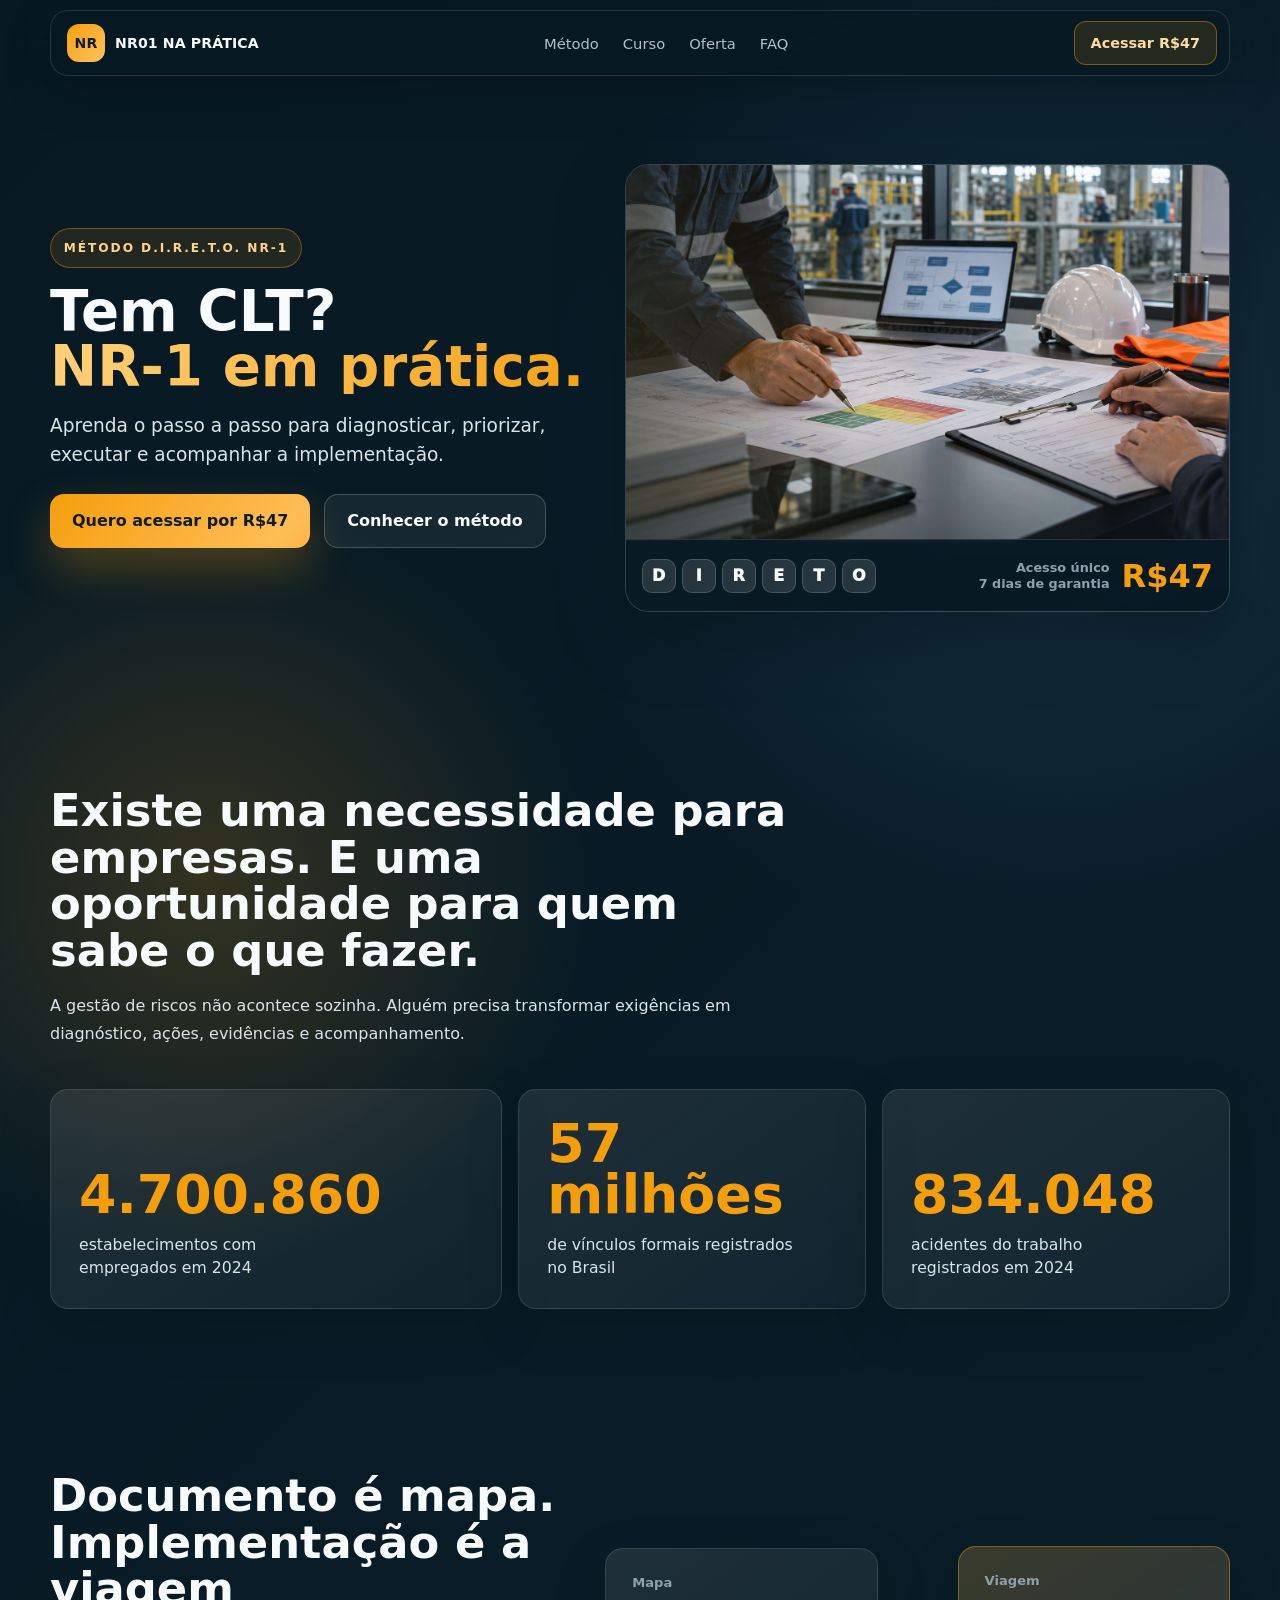
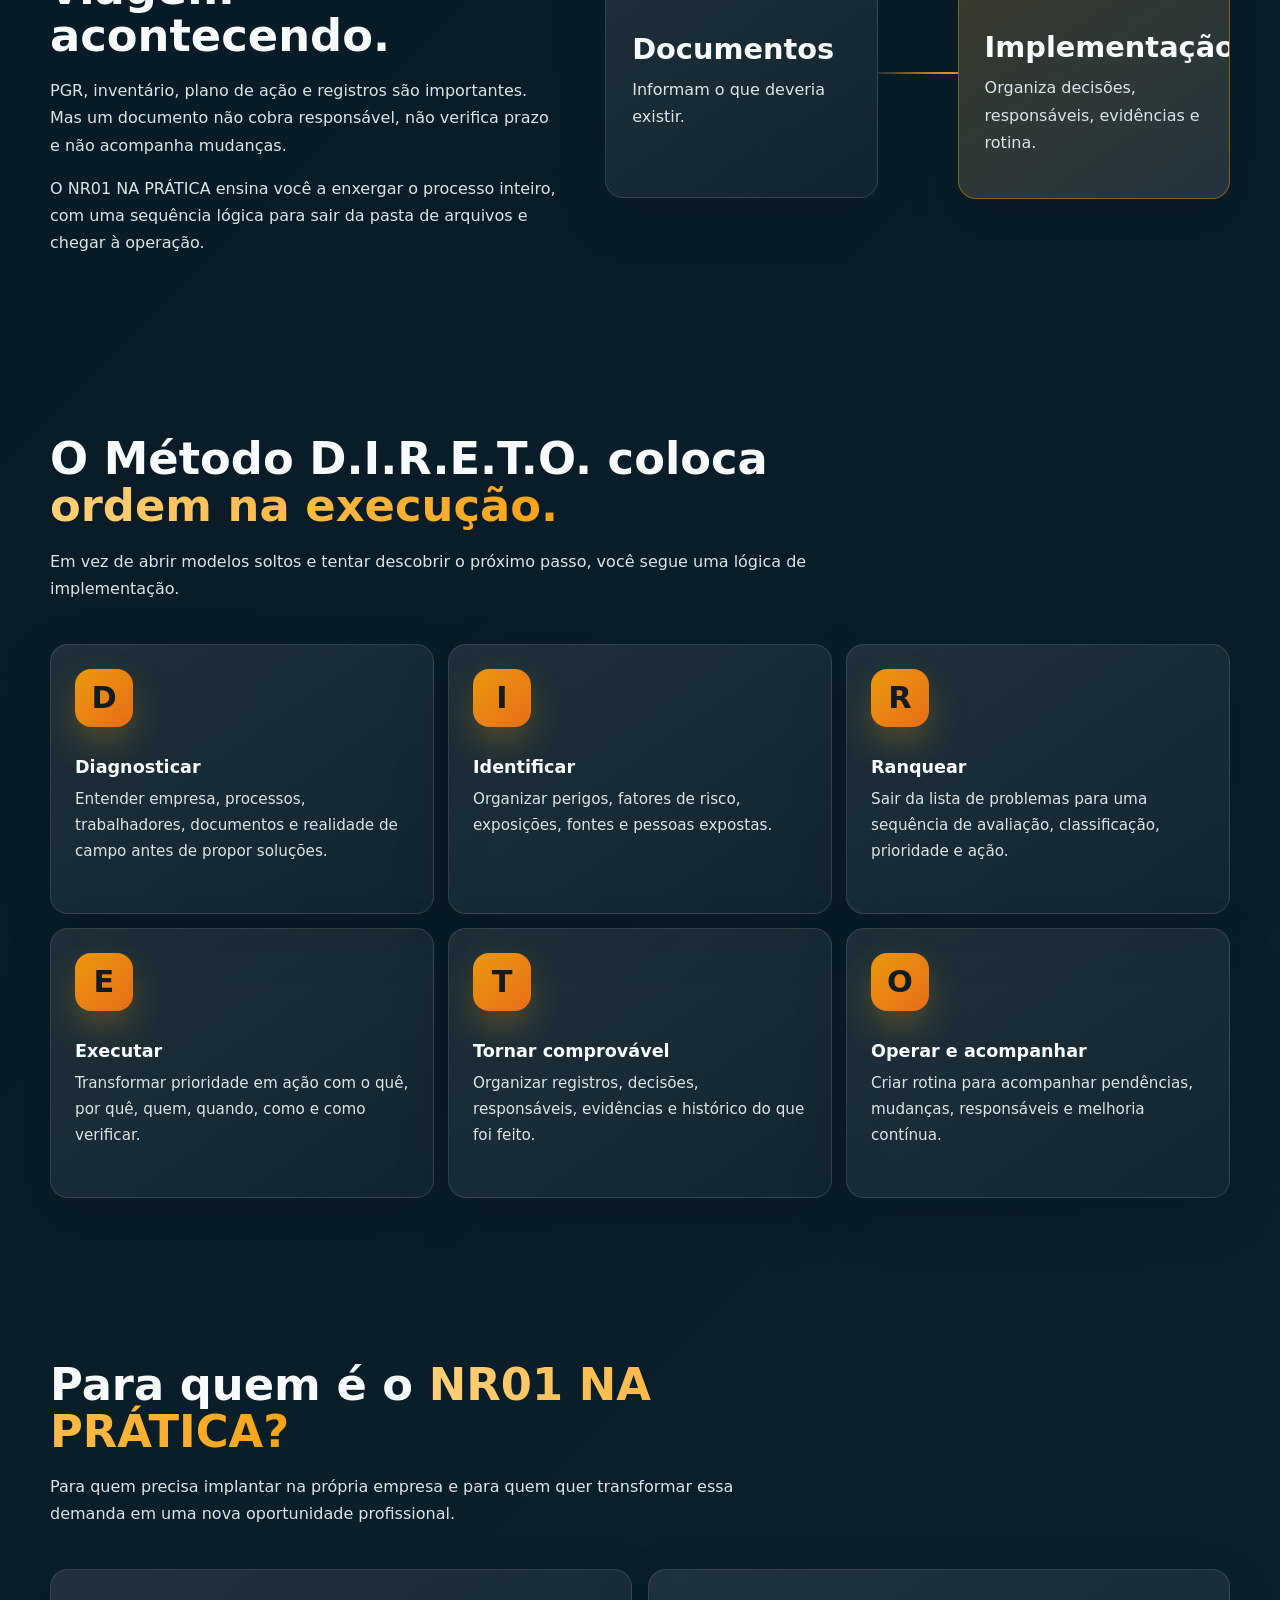
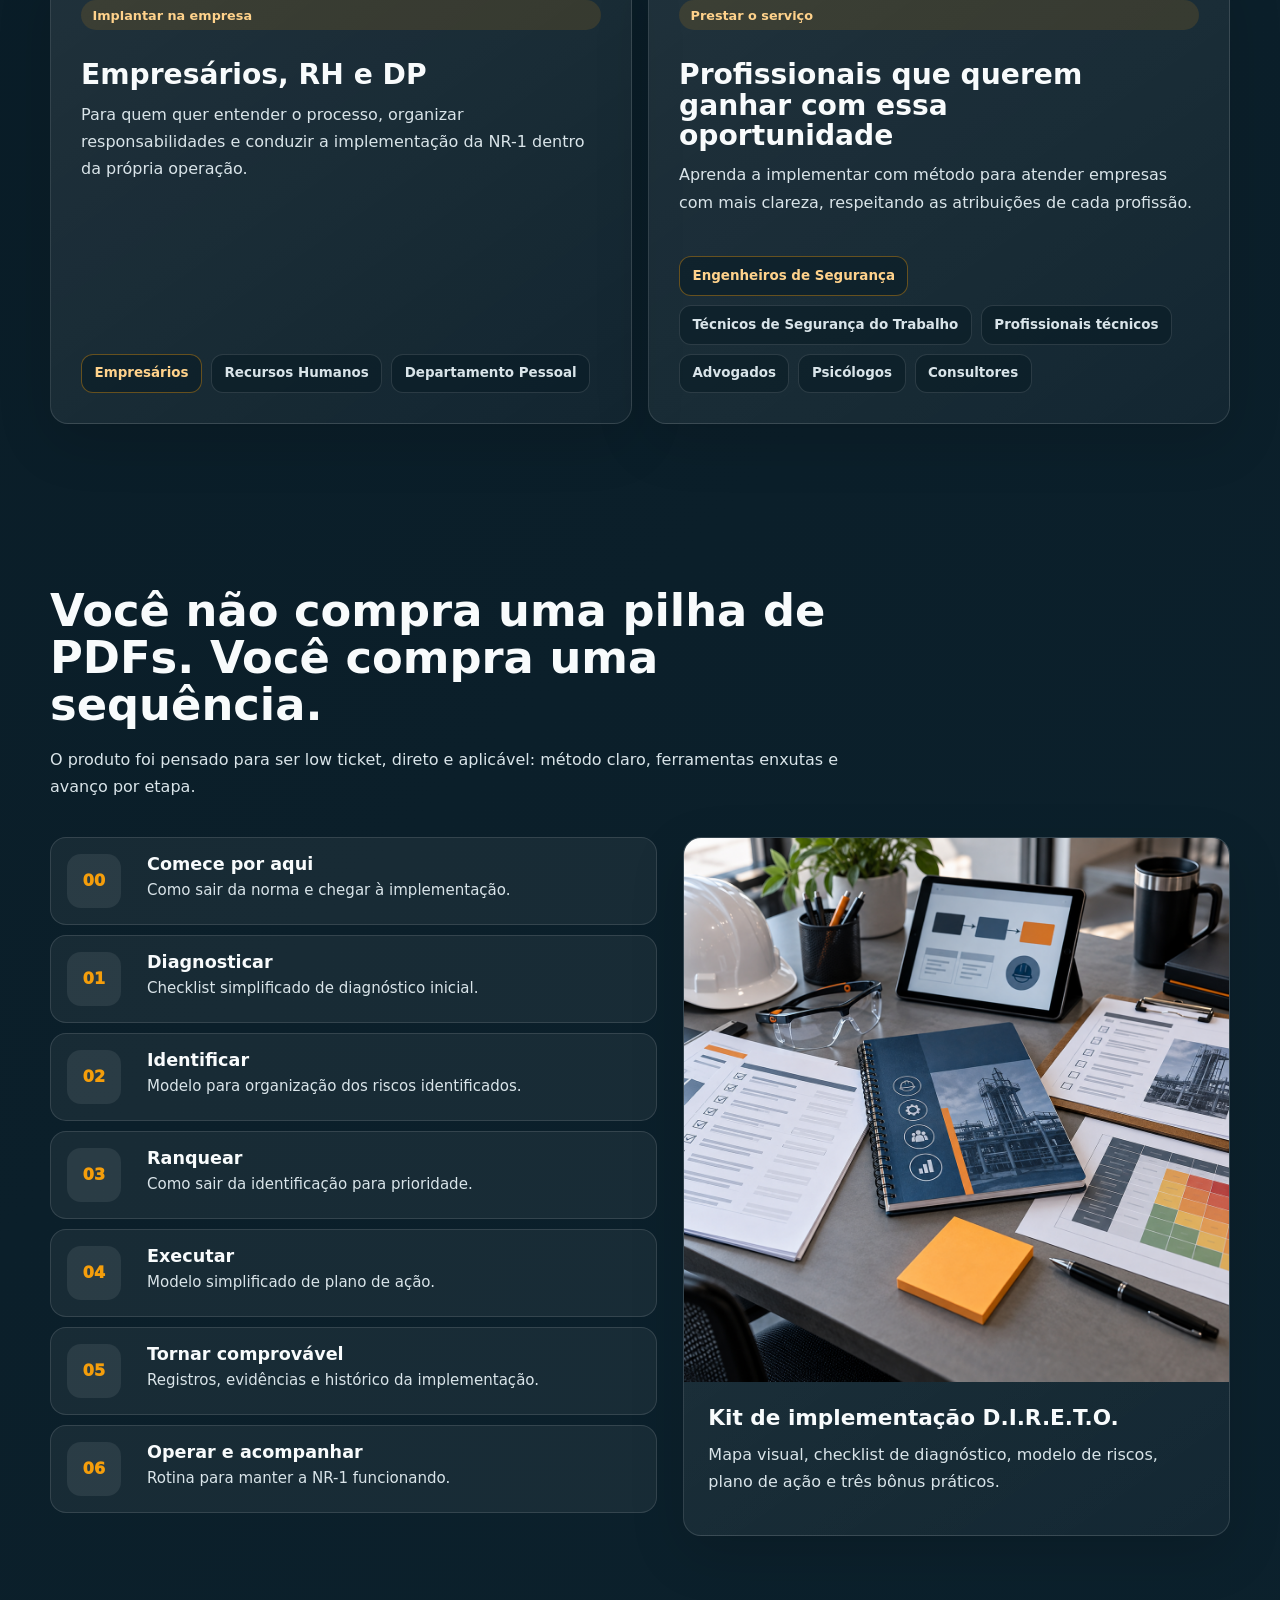
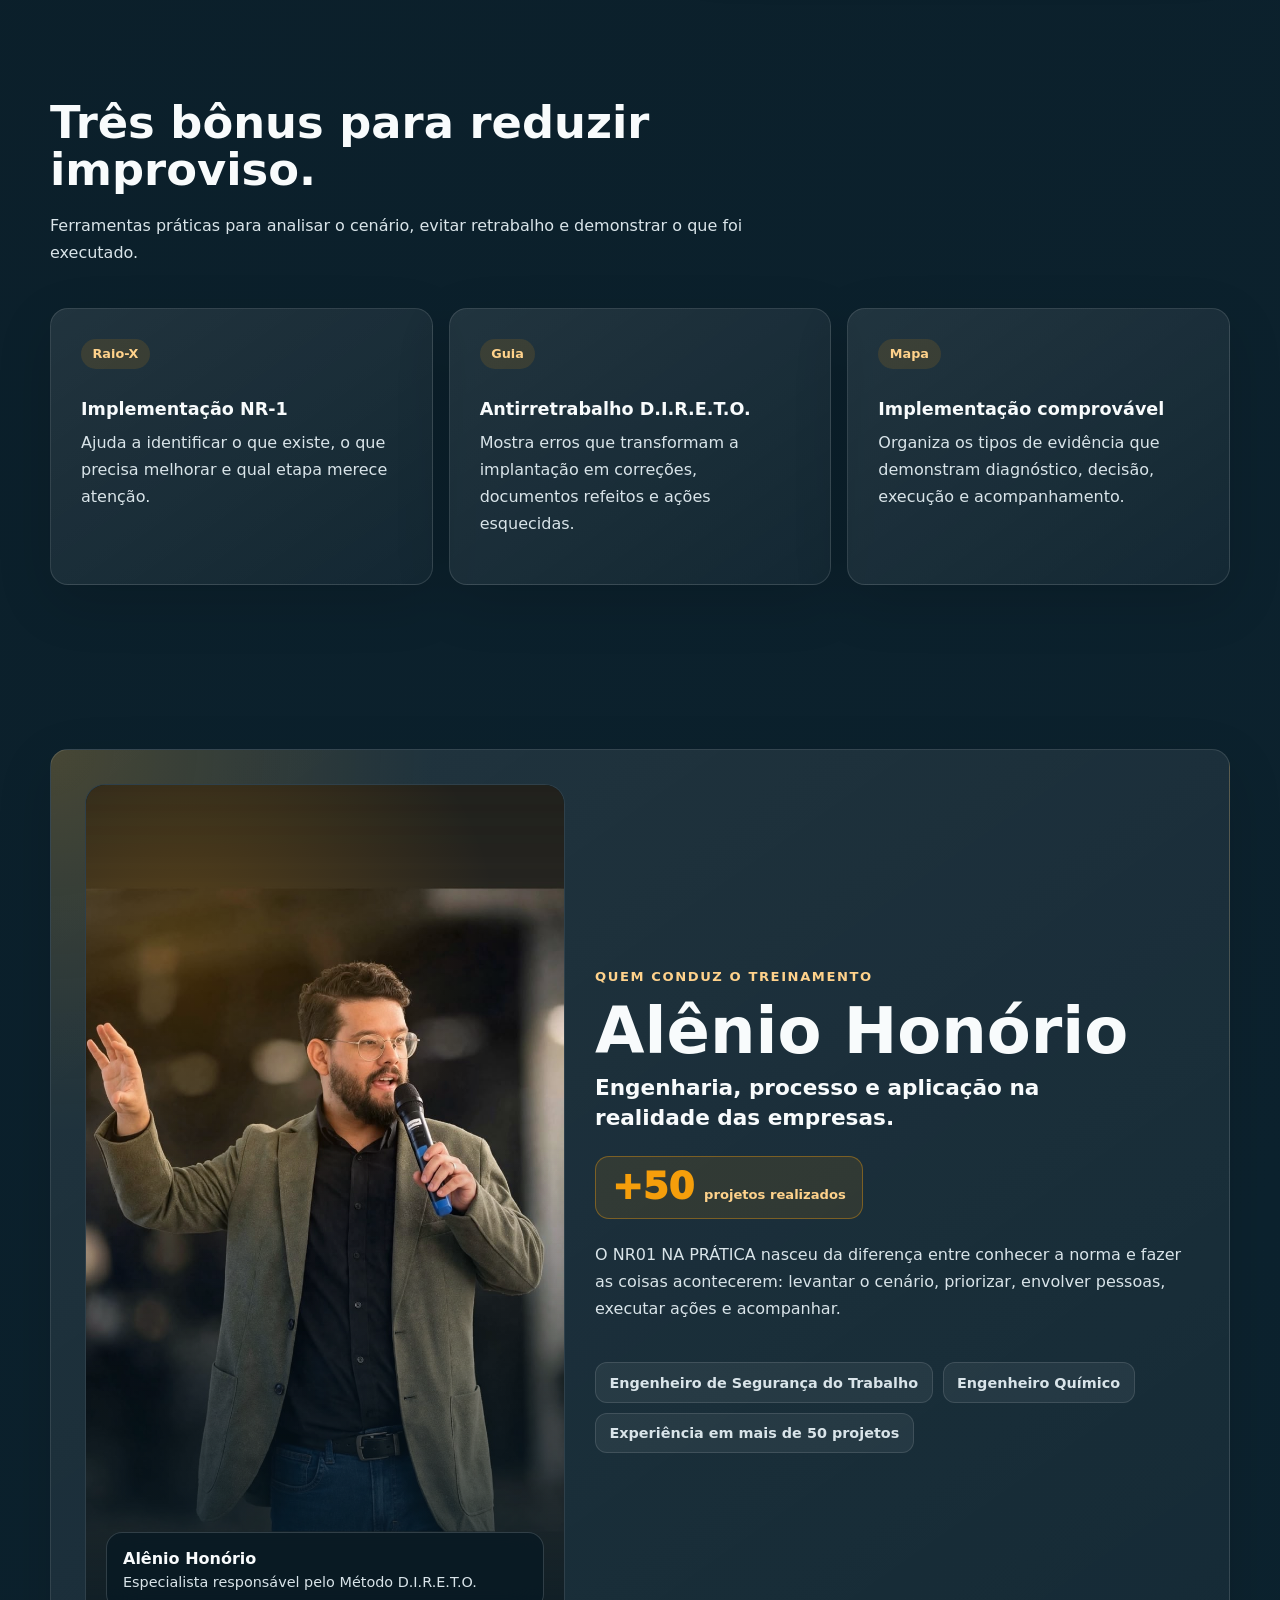
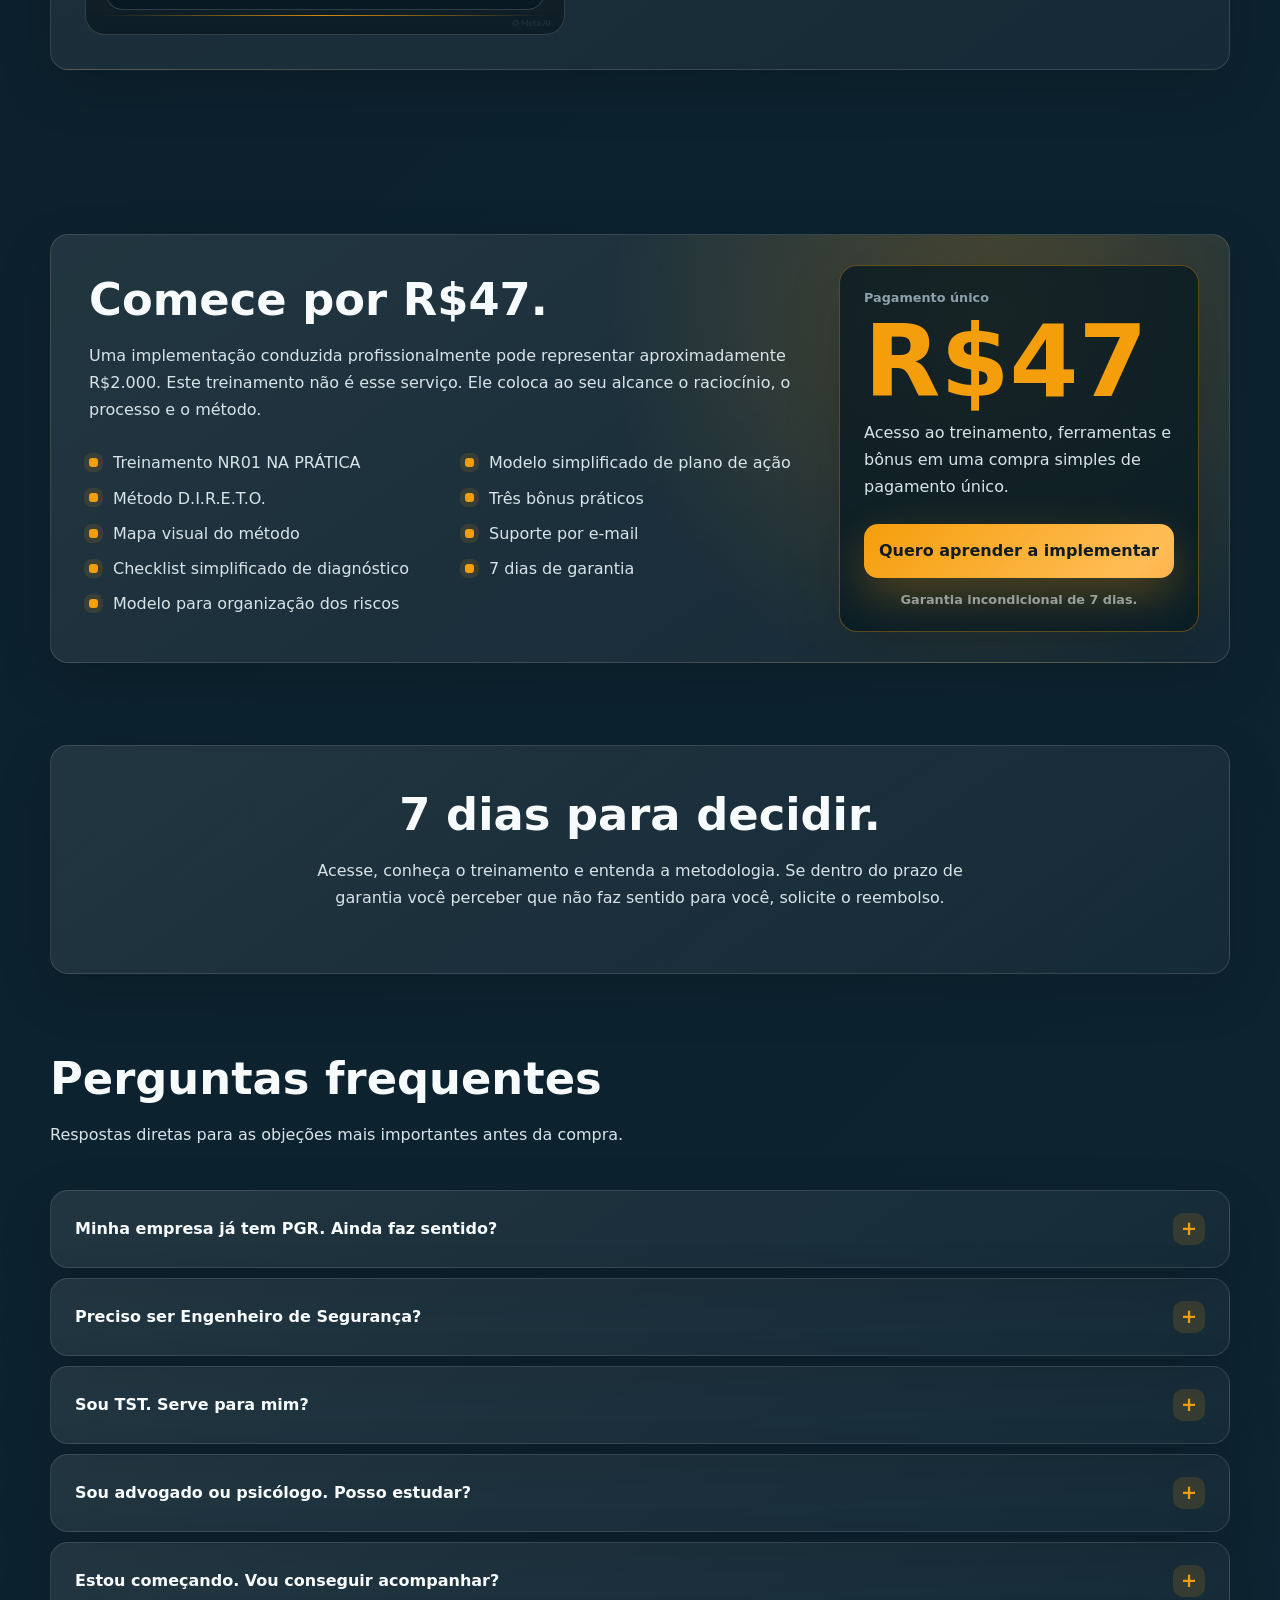
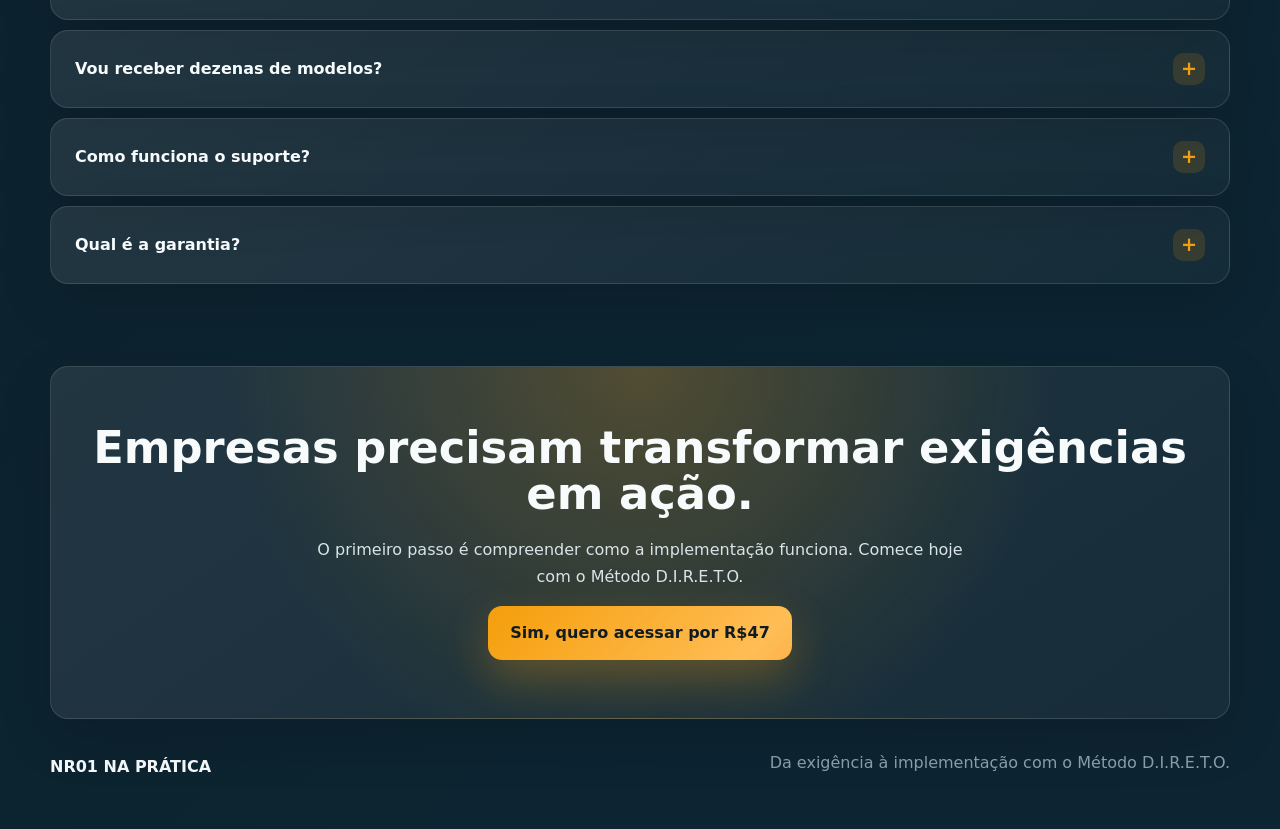
<file: docs/index.html>
<!doctype html>
<html lang="pt-BR">
  <head>
    <meta charset="UTF-8" />
    <meta name="viewport" content="width=device-width, initial-scale=1.0" />
    <title>NR01 NA PRÁTICA | Método D.I.R.E.T.O.</title>
    <meta
      name="description"
      content="Aprenda a estruturar a implementação da NR-1 na prática, do diagnóstico ao acompanhamento, usando o Método D.I.R.E.T.O."
    />
    <link rel="preload" href="assets/hero-nr01.png" as="image" />
    <link rel="stylesheet" href="styles.css" />
  </head>
  <body>
    <a class="skip-link" href="#conteudo">Pular para o conteúdo</a>

    <header class="site-header" aria-label="Topo do site">
      <nav class="nav-shell">
        <a class="brand" href="#topo" aria-label="NR01 NA PRÁTICA">
          <span class="brand-mark">NR</span>
          <span>NR01 NA PRÁTICA</span>
        </a>
        <div class="nav-links" aria-label="Navegação principal">
          <a href="#metodo">Método</a>
          <a href="#curso">Curso</a>
          <a href="#oferta">Oferta</a>
          <a href="#faq">FAQ</a>
        </div>
        <a class="nav-cta" href="https://pay.hotmart.com/U107621730E">Acessar R$47</a>
      </nav>
    </header>

    <main id="conteudo">
      <section class="hero section-shell" id="topo">
        <div class="hero-copy reveal">
          <p class="eyebrow">Método D.I.R.E.T.O. NR-1</p>
          <h1>Tem CLT? <span>NR-1 em prática.</span></h1>
          <p class="hero-lede">
            Aprenda o passo a passo para diagnosticar, priorizar, executar e acompanhar a implementação.
          </p>
          <div class="hero-actions">
            <a class="button button-primary" href="https://pay.hotmart.com/U107621730E">Quero acessar por R$47</a>
            <a class="button button-secondary" href="#metodo">Conhecer o método</a>
          </div>
        </div>

        <div class="hero-visual reveal delay-1" aria-label="Cena técnica de implementação NR-1">
          <img src="assets/hero-nr01.png" alt="Profissionais analisando checklist, riscos e documentos em ambiente industrial" />
          <div class="hero-visual-footer">
            <div class="method-orbit" aria-hidden="true">
              <span>D</span><span>I</span><span>R</span><span>E</span><span>T</span><span>O</span>
            </div>
            <div class="price-plate" aria-label="Preço do treinamento">
              <span>Acesso único</span>
              <strong>R$47</strong>
              <small>7 dias de garantia</small>
            </div>
          </div>
        </div>
      </section>

      <section class="market section-shell">
        <div class="section-heading compact reveal">
          <h2>Existe uma necessidade para empresas. E uma oportunidade para quem sabe o que fazer.</h2>
          <p>
            A gestão de riscos não acontece sozinha. Alguém precisa transformar exigências em diagnóstico, ações, evidências e acompanhamento.
          </p>
        </div>
        <div class="metric-grid">
          <article class="metric-card reveal">
            <strong data-count="4700860">4.700.860</strong>
            <span>estabelecimentos com empregados em 2024</span>
          </article>
          <article class="metric-card reveal">
            <strong data-count="57" data-suffix=" milhões">57 milhões</strong>
            <span>de vínculos formais registrados no Brasil</span>
          </article>
          <article class="metric-card reveal">
            <strong data-count="834048">834.048</strong>
            <span>acidentes do trabalho registrados em 2024</span>
          </article>
        </div>
      </section>

      <section class="map-section section-shell">
        <div class="map-copy reveal">
          <h2>Documento é mapa. Implementação é a viagem acontecendo.</h2>
          <p>
            PGR, inventário, plano de ação e registros são importantes. Mas um documento não cobra responsável, não verifica prazo e não acompanha mudanças.
          </p>
          <p>
            O NR01 NA PRÁTICA ensina você a enxergar o processo inteiro, com uma sequência lógica para sair da pasta de arquivos e chegar à operação.
          </p>
        </div>
        <div class="map-comparison reveal delay-1" aria-label="Comparação entre documento e implementação">
          <div class="comparison-card is-muted">
            <span>Mapa</span>
            <strong>Documentos</strong>
            <p>Informam o que deveria existir.</p>
          </div>
          <div class="bridge-line" aria-hidden="true"></div>
          <div class="comparison-card is-hot">
            <span>Viagem</span>
            <strong>Implementação</strong>
            <p>Organiza decisões, responsáveis, evidências e rotina.</p>
          </div>
        </div>
      </section>

      <section class="method section-shell" id="metodo">
        <div class="section-heading reveal">
          <h2>O Método D.I.R.E.T.O. coloca <span class="text-accent">ordem na execução.</span></h2>
          <p>
            Em vez de abrir modelos soltos e tentar descobrir o próximo passo, você segue uma lógica de implementação.
          </p>
        </div>

        <div class="method-flow" aria-label="Etapas do Método D.I.R.E.T.O.">
          <article class="method-step reveal">
            <b>D</b>
            <div>
              <h3>Diagnosticar</h3>
              <p>Entender empresa, processos, trabalhadores, documentos e realidade de campo antes de propor soluções.</p>
            </div>
          </article>
          <article class="method-step reveal">
            <b>I</b>
            <div>
              <h3>Identificar</h3>
              <p>Organizar perigos, fatores de risco, exposições, fontes e pessoas expostas.</p>
            </div>
          </article>
          <article class="method-step reveal">
            <b>R</b>
            <div>
              <h3>Ranquear</h3>
              <p>Sair da lista de problemas para uma sequência de avaliação, classificação, prioridade e ação.</p>
            </div>
          </article>
          <article class="method-step reveal">
            <b>E</b>
            <div>
              <h3>Executar</h3>
              <p>Transformar prioridade em ação com o quê, por quê, quem, quando, como e como verificar.</p>
            </div>
          </article>
          <article class="method-step reveal">
            <b>T</b>
            <div>
              <h3>Tornar comprovável</h3>
              <p>Organizar registros, decisões, responsáveis, evidências e histórico do que foi feito.</p>
            </div>
          </article>
          <article class="method-step reveal">
            <b>O</b>
            <div>
              <h3>Operar e acompanhar</h3>
              <p>Criar rotina para acompanhar pendências, mudanças, responsáveis e melhoria contínua.</p>
            </div>
          </article>
        </div>
      </section>

      <section class="audience section-shell reveal" id="publico">
        <div class="section-heading compact">
          <h2>Para quem é o <span class="text-accent">NR01 NA PRÁTICA?</span></h2>
          <p>
            Para quem precisa implantar na própria empresa e para quem quer transformar essa demanda em uma nova oportunidade profissional.
          </p>
        </div>
        <div class="audience-grid">
          <article class="audience-company">
            <span>Implantar na empresa</span>
            <h3>Empresários, RH e DP</h3>
            <p>
              Para quem quer entender o processo, organizar responsabilidades e conduzir a implementação da NR-1 dentro da própria operação.
            </p>
            <div class="audience-tags" aria-label="Público dentro das empresas">
              <strong>Empresários</strong>
              <strong>Recursos Humanos</strong>
              <strong>Departamento Pessoal</strong>
            </div>
          </article>
          <article class="audience-service">
            <span>Prestar o serviço</span>
            <h3>Profissionais que querem ganhar com essa oportunidade</h3>
            <p>
              Aprenda a implementar com método para atender empresas com mais clareza, respeitando as atribuições de cada profissão.
            </p>
            <div class="profession-list" aria-label="Profissionais que podem aproveitar o treinamento">
              <strong>Engenheiros de Segurança</strong>
              <strong>Técnicos de Segurança do Trabalho</strong>
              <strong>Profissionais técnicos</strong>
              <strong>Advogados</strong>
              <strong>Psicólogos</strong>
              <strong>Consultores</strong>
            </div>
          </article>
        </div>
      </section>

      <section class="course section-shell" id="curso">
        <div class="course-intro reveal">
          <h2>Você não compra uma pilha de PDFs. Você compra uma sequência.</h2>
          <p>
            O produto foi pensado para ser low ticket, direto e aplicável: método claro, ferramentas enxutas e avanço por etapa.
          </p>
        </div>

        <div class="course-layout">
          <div class="module-timeline reveal" aria-label="Módulos do curso">
            <article>
              <span>00</span>
              <div>
                <h3>Comece por aqui</h3>
                <p>Como sair da norma e chegar à implementação.</p>
              </div>
            </article>
            <article>
              <span>01</span>
              <div>
                <h3>Diagnosticar</h3>
                <p>Checklist simplificado de diagnóstico inicial.</p>
              </div>
            </article>
            <article>
              <span>02</span>
              <div>
                <h3>Identificar</h3>
                <p>Modelo para organização dos riscos identificados.</p>
              </div>
            </article>
            <article>
              <span>03</span>
              <div>
                <h3>Ranquear</h3>
                <p>Como sair da identificação para prioridade.</p>
              </div>
            </article>
            <article>
              <span>04</span>
              <div>
                <h3>Executar</h3>
                <p>Modelo simplificado de plano de ação.</p>
              </div>
            </article>
            <article>
              <span>05</span>
              <div>
                <h3>Tornar comprovável</h3>
                <p>Registros, evidências e histórico da implementação.</p>
              </div>
            </article>
            <article>
              <span>06</span>
              <div>
                <h3>Operar e acompanhar</h3>
                <p>Rotina para manter a NR-1 funcionando.</p>
              </div>
            </article>
          </div>

          <div class="kit-card reveal delay-1">
            <img src="assets/kit-direto.png" alt="Kit de materiais práticos com checklist, tablet, capacete e documentos de implementação" loading="lazy" />
            <div>
              <h3>Kit de implementação D.I.R.E.T.O.</h3>
              <p>Mapa visual, checklist de diagnóstico, modelo de riscos, plano de ação e três bônus práticos.</p>
            </div>
          </div>
        </div>
      </section>

      <section class="bonus section-shell reveal">
        <div class="section-heading compact">
          <h2>Três bônus para reduzir improviso.</h2>
          <p>
            Ferramentas práticas para analisar o cenário, evitar retrabalho e demonstrar o que foi executado.
          </p>
        </div>
        <div class="bonus-grid">
          <article>
            <span>Raio-X</span>
            <h3>Implementação NR-1</h3>
            <p>Ajuda a identificar o que existe, o que precisa melhorar e qual etapa merece atenção.</p>
          </article>
          <article>
            <span>Guia</span>
            <h3>Antirretrabalho D.I.R.E.T.O.</h3>
            <p>Mostra erros que transformam a implantação em correções, documentos refeitos e ações esquecidas.</p>
          </article>
          <article>
            <span>Mapa</span>
            <h3>Implementação comprovável</h3>
            <p>Organiza os tipos de evidência que demonstram diagnóstico, decisão, execução e acompanhamento.</p>
          </article>
        </div>
      </section>

      <section class="authority section-shell" id="especialista">
        <div class="authority-card reveal">
          <figure class="authority-media">
            <img src="assets/especialista-nr01.jpeg" alt="Alênio Honório falando em um evento profissional" loading="lazy" />
            <figcaption>
              <strong>Alênio Honório</strong>
              <span>Especialista responsável pelo Método D.I.R.E.T.O.</span>
            </figcaption>
          </figure>
          <div class="authority-content">
            <p class="authority-kicker">Quem conduz o treinamento</p>
            <h2>Alênio Honório</h2>
            <p class="authority-lead">Engenharia, processo e aplicação na realidade das empresas.</p>
            <div class="authority-stamp" aria-hidden="true">
              <span>+50</span>
              <small>projetos realizados</small>
            </div>
            <p>
              O NR01 NA PRÁTICA nasceu da diferença entre conhecer a norma e fazer as coisas acontecerem: levantar o cenário, priorizar, envolver pessoas, executar ações e acompanhar.
            </p>
            <div class="credential-row" aria-label="Credenciais do autor">
              <span>Engenheiro de Segurança do Trabalho</span>
              <span>Engenheiro Químico</span>
              <span>Experiência em mais de 50 projetos</span>
            </div>
          </div>
        </div>
      </section>

      <section class="offer section-shell" id="oferta">
        <div class="offer-box reveal">
          <div class="offer-copy">
            <h2>Comece por R$47.</h2>
            <p>
              Uma implementação conduzida profissionalmente pode representar aproximadamente R$2.000. Este treinamento não é esse serviço. Ele coloca ao seu alcance o raciocínio, o processo e o método.
            </p>
            <ul class="included-list" aria-label="O que está incluso">
              <li>Treinamento NR01 NA PRÁTICA</li>
              <li>Método D.I.R.E.T.O.</li>
              <li>Mapa visual do método</li>
              <li>Checklist simplificado de diagnóstico</li>
              <li>Modelo para organização dos riscos</li>
              <li>Modelo simplificado de plano de ação</li>
              <li>Três bônus práticos</li>
              <li>Suporte por e-mail</li>
              <li>7 dias de garantia</li>
            </ul>
          </div>
          <aside class="checkout-card" aria-label="Resumo da oferta">
            <span>Pagamento único</span>
            <strong>R$47</strong>
            <p>Acesso ao treinamento, ferramentas e bônus em uma compra simples de pagamento único.</p>
            <a class="button button-primary full" href="https://pay.hotmart.com/U107621730E">Quero aprender a implementar</a>
            <small>Garantia incondicional de 7 dias.</small>
          </aside>
        </div>
      </section>

      <section class="guarantee section-shell reveal">
        <h2>7 dias para decidir.</h2>
        <p>
          Acesse, conheça o treinamento e entenda a metodologia. Se dentro do prazo de garantia você perceber que não faz sentido para você, solicite o reembolso.
        </p>
      </section>

      <section class="faq section-shell" id="faq">
        <div class="section-heading compact reveal">
          <h2>Perguntas frequentes</h2>
          <p>Respostas diretas para as objeções mais importantes antes da compra.</p>
        </div>

        <div class="faq-list reveal" data-accordion>
          <details>
            <summary>Minha empresa já tem PGR. Ainda faz sentido?</summary>
            <p>Sim. A pergunta não é apenas se existe documento, mas se o processo está funcionando: prioridades, responsáveis, ações, evidências e acompanhamento.</p>
          </details>
          <details>
            <summary>Preciso ser Engenheiro de Segurança?</summary>
            <p>Não. O treinamento ajuda diferentes profissionais a compreender a lógica da implementação. Atividades técnicas específicas devem respeitar as atribuições legais de cada profissão.</p>
          </details>
          <details>
            <summary>Sou TST. Serve para mim?</summary>
            <p>Serve. O método foi estruturado para visualizar diagnóstico, riscos, prioridades, ações, evidências e acompanhamento.</p>
          </details>
          <details>
            <summary>Sou advogado ou psicólogo. Posso estudar?</summary>
            <p>Sim, especialmente quando sua atuação envolve empresas, compliance, relações trabalhistas, saúde ocupacional ou fatores psicossociais. O curso não substitui habilitações profissionais.</p>
          </details>
          <details>
            <summary>Estou começando. Vou conseguir acompanhar?</summary>
            <p>A proposta é organizar o processo desde o início. Você começa pelo diagnóstico e avança etapa por etapa.</p>
          </details>
          <details>
            <summary>Vou receber dezenas de modelos?</summary>
            <p>Não. A entrega é propositalmente enxuta para evitar uma pasta cheia de arquivos desconectados. O foco é método, clareza e ferramentas úteis.</p>
          </details>
          <details>
            <summary>Como funciona o suporte?</summary>
            <p>O suporte será realizado por e-mail.</p>
          </details>
          <details>
            <summary>Qual é a garantia?</summary>
            <p>Você possui 7 dias de garantia para acessar, avaliar e solicitar reembolso se o treinamento não fizer sentido para você.</p>
          </details>
        </div>
      </section>

      <section class="final-cta section-shell reveal">
        <h2>Empresas precisam transformar exigências em ação.</h2>
        <p>
          O primeiro passo é compreender como a implementação funciona. Comece hoje com o Método D.I.R.E.T.O.
        </p>
        <a class="button button-primary" href="https://pay.hotmart.com/U107621730E">Sim, quero acessar por R$47</a>
      </section>
    </main>

    <footer class="footer section-shell">
      <p>NR01 NA PRÁTICA</p>
      <span>Da exigência à implementação com o Método D.I.R.E.T.O.</span>
    </footer>

    <script src="script.js"></script>
  </body>
</html>
</file>
<file: docs/styles.css>
:root {
  color-scheme: dark;
  --navy-950: #071923;
  --navy-900: #0b1f2a;
  --navy-850: #102a3a;
  --navy-800: #163447;
  --graphite: #1d252b;
  --muted: #8da0ab;
  --line: rgba(255, 255, 255, 0.12);
  --line-strong: rgba(255, 255, 255, 0.2);
  --surface: rgba(255, 255, 255, 0.055);
  --surface-strong: rgba(255, 255, 255, 0.09);
  --white: #f8fbfc;
  --soft: #d9e4e9;
  --orange: #f59e0b;
  --orange-2: #f97316;
  --green: #16a36a;
  --radius: 18px;
  --shadow: 0 24px 70px rgba(0, 0, 0, 0.28);
  --ease: cubic-bezier(0.16, 1, 0.3, 1);
}

* {
  box-sizing: border-box;
}

html {
  scroll-behavior: smooth;
  background: var(--navy-950);
}

body {
  margin: 0;
  min-width: 320px;
  color: var(--white);
  font-family:
    "Manrope",
    "Plus Jakarta Sans",
    "DM Sans",
    system-ui,
    -apple-system,
    BlinkMacSystemFont,
    "Segoe UI",
    sans-serif;
  background:
    radial-gradient(circle at 16% 10%, rgba(245, 158, 11, 0.18), transparent 24rem),
    radial-gradient(circle at 82% 5%, rgba(22, 52, 71, 0.9), transparent 32rem),
    linear-gradient(135deg, var(--navy-950), var(--navy-900) 44%, #0d2532);
  overflow-x: hidden;
}

body::before {
  content: "";
  position: fixed;
  inset: 0;
  z-index: -2;
  background:
    linear-gradient(120deg, rgba(245, 158, 11, 0.12), transparent 28%, rgba(22, 52, 71, 0.44), transparent 78%),
    radial-gradient(circle at var(--spot-x, 50%) var(--spot-y, 30%), rgba(249, 115, 22, 0.13), transparent 22rem);
  animation: ambient-shift 14s var(--ease) infinite alternate;
}

body::after {
  content: "";
  position: fixed;
  inset: 0;
  z-index: -1;
  pointer-events: none;
  opacity: 0.38;
  background-image:
    linear-gradient(rgba(255, 255, 255, 0.045) 1px, transparent 1px),
    linear-gradient(90deg, rgba(255, 255, 255, 0.04) 1px, transparent 1px);
  background-size: 72px 72px;
  mask-image: linear-gradient(to bottom, black, transparent 72%);
}

img {
  display: block;
  max-width: 100%;
}

a {
  color: inherit;
  text-decoration: none;
}

button,
summary,
a {
  -webkit-tap-highlight-color: transparent;
}

::selection {
  background: rgba(245, 158, 11, 0.34);
  color: var(--white);
}

.skip-link {
  position: fixed;
  left: 1rem;
  top: 1rem;
  z-index: 20;
  transform: translateY(-150%);
  border-radius: 10px;
  background: var(--orange);
  color: #101820;
  padding: 0.75rem 1rem;
  font-weight: 800;
  transition: transform 220ms var(--ease);
}

.skip-link:focus {
  transform: translateY(0);
}

.section-shell {
  width: min(1180px, calc(100% - 40px));
  margin-inline: auto;
}

.site-header {
  position: sticky;
  top: 0;
  z-index: 10;
  padding: 10px 0;
  backdrop-filter: blur(20px);
  -webkit-backdrop-filter: blur(20px);
}

.nav-shell {
  width: min(1180px, calc(100% - 40px));
  min-height: 60px;
  margin-inline: auto;
  display: grid;
  grid-template-columns: auto 1fr auto;
  align-items: center;
  gap: 24px;
  border: 1px solid var(--line);
  border-radius: var(--radius);
  background: rgba(7, 25, 35, 0.76);
  box-shadow: 0 16px 50px rgba(0, 0, 0, 0.18);
  padding: 10px 12px 10px 16px;
}

.brand,
.nav-links,
.nav-cta {
  display: inline-flex;
  align-items: center;
}

.brand {
  gap: 10px;
  font-size: 0.88rem;
  font-weight: 900;
  letter-spacing: 0.01em;
  white-space: nowrap;
}

.brand-mark {
  display: grid;
  place-items: center;
  width: 38px;
  height: 38px;
  border-radius: 12px;
  color: #111b22;
  background: linear-gradient(135deg, var(--orange), #ffc05a, var(--orange-2));
  background-size: 180% 180%;
  animation: mark-glow 5s var(--ease) infinite alternate;
}

.nav-links {
  justify-content: center;
  gap: 24px;
  color: var(--soft);
  font-size: 0.92rem;
}

.nav-links a {
  opacity: 0.82;
  transition: color 200ms var(--ease), opacity 200ms var(--ease), transform 200ms var(--ease);
}

.nav-links a:hover {
  color: var(--orange);
  opacity: 1;
  transform: translateY(-1px);
}

.nav-cta {
  min-height: 44px;
  justify-content: center;
  border-radius: 12px;
  background: rgba(245, 158, 11, 0.12);
  border: 1px solid rgba(245, 158, 11, 0.42);
  color: #ffdca2;
  padding: 0 16px;
  font-size: 0.9rem;
  font-weight: 800;
  white-space: nowrap;
  transition: transform 220ms var(--ease), background 220ms var(--ease);
}

.nav-cta:hover {
  transform: translateY(-2px);
  background: rgba(245, 158, 11, 0.2);
}

.hero {
  min-height: min(620px, calc(100dvh - 80px));
  display: grid;
  grid-template-columns: minmax(0, 0.94fr) minmax(400px, 1.06fr);
  align-items: center;
  gap: 38px;
  padding: 32px 0 48px;
}

.hero-copy {
  position: relative;
  z-index: 1;
  min-width: 0;
}

.eyebrow {
  width: fit-content;
  margin: 0 0 16px;
  border: 1px solid rgba(245, 158, 11, 0.38);
  border-radius: 999px;
  background: rgba(245, 158, 11, 0.11);
  color: #ffd28b;
  padding: 0.52rem 0.8rem;
  font-size: 0.76rem;
  font-weight: 900;
  letter-spacing: 0.16em;
  text-transform: uppercase;
}

h1,
h2,
h3,
p {
  margin-top: 0;
}

h1 {
  max-width: 680px;
  margin-bottom: 18px;
  font-size: clamp(2.9rem, 4.4vw, 4.1rem);
  line-height: 0.98;
  letter-spacing: 0;
}

h1 span,
.text-accent {
  color: var(--orange);
  background: linear-gradient(100deg, #ffd07a, var(--orange) 46%, var(--orange-2), #ffd07a);
  background-size: 240% 100%;
  -webkit-background-clip: text;
  background-clip: text;
  -webkit-text-fill-color: transparent;
  animation: accent-flow 5s var(--ease) infinite alternate;
}

h1 span {
  display: block;
}

h2 {
  margin-bottom: 18px;
  font-size: clamp(2rem, 3.5vw, 3.7rem);
  line-height: 1.04;
  letter-spacing: 0;
}

h3 {
  margin-bottom: 10px;
  font-size: 1.1rem;
  line-height: 1.15;
}

p {
  color: var(--soft);
  line-height: 1.7;
}

.hero-lede {
  max-width: 520px;
  margin-bottom: 24px;
  font-size: clamp(1rem, 1.45vw, 1.18rem);
  line-height: 1.55;
}

.hero-actions {
  display: flex;
  flex-wrap: wrap;
  gap: 14px;
}

.button {
  position: relative;
  isolation: isolate;
  display: inline-flex;
  min-height: 54px;
  align-items: center;
  justify-content: center;
  overflow: hidden;
  border-radius: 14px;
  padding: 0 22px;
  font-weight: 900;
  line-height: 1;
  white-space: nowrap;
  transition: transform 240ms var(--ease), border-color 240ms var(--ease), box-shadow 240ms var(--ease);
}

.button::before {
  content: "";
  position: absolute;
  inset: 0;
  z-index: -1;
  opacity: 0;
  background: linear-gradient(110deg, transparent, rgba(255, 255, 255, 0.35), transparent);
  transform: translateX(-120%);
  transition: opacity 220ms var(--ease);
}

.button:hover {
  transform: translateY(-3px);
}

.button:hover::before {
  opacity: 1;
  animation: sheen 1s var(--ease);
}

.button:active {
  transform: translateY(-1px) scale(0.99);
}

.button-primary {
  color: #111b22;
  background: linear-gradient(135deg, var(--orange), #ffbd55 48%, var(--orange-2));
  background-size: 180% 180%;
  box-shadow: 0 18px 44px rgba(245, 158, 11, 0.28);
  animation: cta-gradient 5s var(--ease) infinite alternate;
}

.button-secondary {
  border: 1px solid var(--line-strong);
  color: var(--white);
  background: rgba(255, 255, 255, 0.06);
}

.full {
  width: 100%;
}

.hero-visual {
  position: relative;
  min-height: 448px;
  display: grid;
  grid-template-rows: minmax(0, 1fr) auto;
  border: 1px solid var(--line);
  border-radius: calc(var(--radius) + 6px);
  background: rgba(255, 255, 255, 0.055);
  box-shadow: var(--shadow);
  overflow: hidden;
  transform-style: preserve-3d;
}

.hero-visual::before,
.hero-visual::after {
  content: "";
  position: absolute;
  pointer-events: none;
}

.hero-visual::before {
  inset: 0;
  z-index: 2;
  background:
    linear-gradient(90deg, rgba(7, 25, 35, 0.55), transparent 38%),
    linear-gradient(180deg, transparent 58%, rgba(7, 25, 35, 0.62));
}

.hero-visual::after {
  inset: -45%;
  z-index: 3;
  background: conic-gradient(from 180deg, transparent, rgba(245, 158, 11, 0.28), transparent, rgba(255, 255, 255, 0.11), transparent);
  animation: rotate-wash 12s linear infinite;
  mix-blend-mode: screen;
  opacity: 0.5;
}

.hero-visual img {
  width: 100%;
  height: 100%;
  min-height: 0;
  object-fit: cover;
  transform: scale(1.02);
  animation: image-breathe 9s var(--ease) infinite alternate;
}

.price-plate {
  display: grid;
  grid-template-columns: auto auto;
  align-items: center;
  column-gap: 12px;
  margin-left: auto;
  text-align: right;
}

.price-plate span,
.price-plate small,
.checkout-card span,
.checkout-card small {
  display: block;
  color: var(--muted);
  font-size: 0.8rem;
  font-weight: 800;
}

.price-plate strong {
  display: block;
  grid-row: 1 / 3;
  grid-column: 2;
  color: var(--orange);
  font-size: 2rem;
  line-height: 1;
}

.hero-visual-footer {
  position: relative;
  z-index: 4;
  min-height: 72px;
  display: flex;
  align-items: center;
  justify-content: space-between;
  gap: 18px;
  border-top: 1px solid var(--line);
  background: rgba(7, 25, 35, 0.92);
  padding: 12px 16px;
}

.method-orbit {
  display: flex;
  gap: 6px;
}

.method-orbit span {
  display: grid;
  place-items: center;
  width: 34px;
  height: 34px;
  border-radius: 10px;
  background: rgba(255, 255, 255, 0.12);
  border: 1px solid rgba(255, 255, 255, 0.16);
  color: var(--white);
  font-weight: 950;
  animation: letter-pulse 2.8s var(--ease) infinite;
}

.method-orbit span:nth-child(2) {
  animation-delay: 0.12s;
}

.method-orbit span:nth-child(3) {
  animation-delay: 0.24s;
}

.method-orbit span:nth-child(4) {
  animation-delay: 0.36s;
}

.method-orbit span:nth-child(5) {
  animation-delay: 0.48s;
}

.method-orbit span:nth-child(6) {
  animation-delay: 0.6s;
}

.market,
.map-section,
.method,
.audience,
.course,
.bonus,
.authority,
.offer,
.guarantee,
.faq,
.final-cta {
  padding: 82px 0;
}

.section-heading {
  max-width: 850px;
  margin-bottom: 42px;
}

.section-heading.compact {
  max-width: 760px;
}

.metric-grid {
  display: grid;
  grid-template-columns: 1.3fr 1fr 1fr;
  gap: 16px;
}

.metric-card,
.comparison-card,
.method-step,
.audience-grid article,
.bonus-grid article,
.kit-card,
.authority-card,
.offer-box,
.guarantee,
.faq-list details,
.final-cta {
  position: relative;
  overflow: hidden;
  border: 1px solid var(--line);
  border-radius: var(--radius);
  background: linear-gradient(145deg, rgba(255, 255, 255, 0.09), rgba(255, 255, 255, 0.035));
  box-shadow: 0 18px 55px rgba(0, 0, 0, 0.14);
}

.metric-card::before,
.method-step::before,
.audience-grid article::before,
.bonus-grid article::before,
.kit-card::before,
.offer-box::before,
.faq-list details::before {
  content: "";
  position: absolute;
  inset: -2px;
  background: radial-gradient(circle at var(--mx, 50%) var(--my, 20%), rgba(245, 158, 11, 0.2), transparent 18rem);
  opacity: 0;
  transition: opacity 260ms var(--ease);
  pointer-events: none;
}

.metric-card:hover::before,
.method-step:hover::before,
.audience-grid article:hover::before,
.bonus-grid article:hover::before,
.kit-card:hover::before,
.offer-box:hover::before,
.faq-list details:hover::before {
  opacity: 1;
}

.metric-card {
  min-height: 210px;
  display: flex;
  flex-direction: column;
  justify-content: flex-end;
  padding: 28px;
  transition: transform 260ms var(--ease), border-color 260ms var(--ease);
}

.metric-card:hover {
  transform: translateY(-5px);
  border-color: rgba(245, 158, 11, 0.36);
}

.metric-card strong {
  margin-bottom: 12px;
  color: var(--orange);
  font-size: clamp(2.25rem, 4.2vw, 3.75rem);
  line-height: 0.96;
  letter-spacing: 0;
}

.metric-card span {
  max-width: 260px;
  color: var(--soft);
  font-size: 0.98rem;
  line-height: 1.5;
}

.map-section {
  display: grid;
  grid-template-columns: 0.9fr 1.1fr;
  gap: 44px;
  align-items: center;
}

.map-copy {
  max-width: 540px;
}

.map-comparison {
  display: grid;
  grid-template-columns: 1fr 80px 1fr;
  align-items: center;
}

.comparison-card {
  min-height: 250px;
  padding: 26px;
  transition: transform 260ms var(--ease), border-color 260ms var(--ease);
}

.comparison-card:hover {
  transform: translateY(-4px);
}

.comparison-card span {
  display: block;
  margin-bottom: 42px;
  color: var(--muted);
  font-size: 0.82rem;
  font-weight: 900;
}

.comparison-card strong {
  display: block;
  margin-bottom: 10px;
  font-size: 1.8rem;
}

.comparison-card.is-hot {
  border-color: rgba(245, 158, 11, 0.42);
  background:
    linear-gradient(145deg, rgba(245, 158, 11, 0.16), rgba(255, 255, 255, 0.06)),
    rgba(255, 255, 255, 0.05);
}

.bridge-line {
  height: 2px;
  background: linear-gradient(90deg, var(--line), var(--orange), var(--line));
  background-size: 180% 100%;
  animation: line-flow 2.8s linear infinite;
}

.method-flow {
  display: grid;
  grid-template-columns: repeat(3, minmax(0, 1fr));
  gap: 14px;
}

.method-step {
  min-height: 270px;
  display: flex;
  flex-direction: column;
  justify-content: flex-start;
  gap: 30px;
  padding: 24px;
  transition: transform 280ms var(--ease), border-color 280ms var(--ease), background 280ms var(--ease);
}

.method-step:hover {
  transform: translateY(-7px);
  border-color: rgba(245, 158, 11, 0.42);
  background: linear-gradient(145deg, rgba(245, 158, 11, 0.13), rgba(255, 255, 255, 0.055));
}

.method-step b {
  display: grid;
  place-items: center;
  width: 58px;
  height: 58px;
  border-radius: 16px;
  background: linear-gradient(135deg, rgba(245, 158, 11, 0.95), rgba(249, 115, 22, 0.92));
  color: #111b22;
  font-size: 1.9rem;
  box-shadow: 0 16px 34px rgba(245, 158, 11, 0.25);
}

.method-step p {
  margin-bottom: 0;
  font-size: 0.95rem;
}

.audience-grid,
.bonus-grid {
  display: grid;
  grid-template-columns: repeat(2, minmax(0, 1fr));
  gap: 16px;
}

.audience-grid article,
.bonus-grid article {
  padding: 30px;
  transition: transform 260ms var(--ease), border-color 260ms var(--ease);
}

.audience-grid article:hover,
.bonus-grid article:hover {
  transform: translateY(-5px);
  border-color: rgba(245, 158, 11, 0.36);
}

.audience-grid span,
.bonus-grid span {
  display: inline-flex;
  margin-bottom: 30px;
  border-radius: 999px;
  background: rgba(245, 158, 11, 0.13);
  color: #ffd28b;
  padding: 0.46rem 0.72rem;
  font-size: 0.8rem;
  font-weight: 900;
}

.audience-grid article {
  min-height: 410px;
  display: flex;
  flex-direction: column;
}

.audience-grid article > p {
  max-width: 54ch;
}

.audience-grid h3 {
  max-width: 21ch;
  font-size: clamp(1.45rem, 2.2vw, 2rem);
  line-height: 1.08;
}

.audience-service {
  background:
    radial-gradient(circle at 100% 0%, rgba(245, 158, 11, 0.2), transparent 18rem),
    linear-gradient(145deg, rgba(255, 255, 255, 0.09), rgba(255, 255, 255, 0.035));
}

.audience-tags,
.profession-list {
  display: flex;
  flex-wrap: wrap;
  gap: 9px;
  margin-top: auto;
  padding-top: 24px;
}

.audience-tags strong,
.profession-list strong {
  border: 1px solid var(--line);
  border-radius: 12px;
  background: rgba(7, 25, 35, 0.52);
  color: var(--soft);
  padding: 0.68rem 0.78rem;
  font-size: 0.84rem;
  line-height: 1.2;
}

.audience-tags strong:first-child,
.profession-list strong:first-child {
  border-color: rgba(245, 158, 11, 0.38);
  color: #ffd28b;
}

.course-layout {
  display: grid;
  grid-template-columns: 1fr 0.9fr;
  gap: 26px;
  align-items: start;
}

.course-intro {
  max-width: 820px;
  margin-bottom: 36px;
}

.module-timeline {
  display: grid;
  gap: 10px;
}

.module-timeline article {
  display: grid;
  grid-template-columns: 62px 1fr;
  gap: 18px;
  align-items: center;
  border: 1px solid var(--line);
  border-radius: 16px;
  background: rgba(255, 255, 255, 0.055);
  padding: 16px;
  transition: transform 240ms var(--ease), border-color 240ms var(--ease), background 240ms var(--ease);
}

.module-timeline article:hover {
  transform: translateX(7px);
  border-color: rgba(245, 158, 11, 0.36);
  background: rgba(255, 255, 255, 0.08);
}

.module-timeline span {
  display: grid;
  place-items: center;
  width: 54px;
  height: 54px;
  border-radius: 14px;
  background: rgba(255, 255, 255, 0.08);
  color: var(--orange);
  font-weight: 950;
}

.module-timeline h3,
.module-timeline p {
  margin-bottom: 4px;
}

.module-timeline p {
  font-size: 0.94rem;
}

.kit-card {
  position: sticky;
  top: 110px;
}

.kit-card img {
  aspect-ratio: 1 / 1;
  width: 100%;
  object-fit: cover;
}

.kit-card div {
  padding: 24px;
}

.kit-card h3 {
  font-size: 1.35rem;
}

.bonus-grid {
  grid-template-columns: repeat(3, minmax(0, 1fr));
}

.authority-card {
  display: grid;
  grid-template-columns: minmax(280px, 0.8fr) 1fr;
  gap: 30px;
  align-items: stretch;
  padding: 34px;
  background:
    radial-gradient(circle at 0% 0%, rgba(245, 158, 11, 0.18), transparent 24rem),
    linear-gradient(145deg, rgba(255, 255, 255, 0.09), rgba(255, 255, 255, 0.04));
}

.authority-media {
  position: relative;
  min-height: 520px;
  margin: 0;
  overflow: hidden;
  border: 1px solid rgba(255, 255, 255, 0.15);
  border-radius: 20px;
  background: var(--navy-900);
}

.authority-media::before {
  content: "";
  position: absolute;
  inset: 0;
  z-index: 1;
  background:
    linear-gradient(180deg, transparent 42%, rgba(7, 25, 35, 0.92)),
    radial-gradient(circle at 20% 20%, rgba(245, 158, 11, 0.24), transparent 20rem);
  pointer-events: none;
}

.authority-media::after {
  content: "";
  position: absolute;
  inset: auto 18px 18px;
  z-index: 2;
  height: 1px;
  background: linear-gradient(90deg, transparent, rgba(245, 158, 11, 0.85), transparent);
  animation: line-flow 3s linear infinite;
}

.authority-media img {
  width: 100%;
  height: 100%;
  min-height: 520px;
  object-fit: cover;
  object-position: 50% 18%;
  transform: scale(1.015);
  transition: transform 700ms var(--ease), filter 700ms var(--ease);
}

.authority-card:hover .authority-media img {
  filter: saturate(1.08) contrast(1.04);
  transform: scale(1.055);
}

.authority-media figcaption {
  position: absolute;
  left: 20px;
  right: 20px;
  bottom: 24px;
  z-index: 3;
  border: 1px solid rgba(255, 255, 255, 0.16);
  border-radius: 16px;
  background: rgba(7, 25, 35, 0.78);
  backdrop-filter: blur(18px);
  -webkit-backdrop-filter: blur(18px);
  padding: 16px;
}

.authority-media figcaption strong,
.authority-media figcaption span {
  display: block;
}

.authority-media figcaption strong {
  margin-bottom: 4px;
  color: var(--white);
  font-size: 1rem;
}

.authority-media figcaption span {
  color: var(--soft);
  font-size: 0.9rem;
  line-height: 1.45;
}

.authority-content {
  display: flex;
  flex-direction: column;
  justify-content: center;
  min-width: 0;
}

.authority-kicker {
  margin-bottom: 10px;
  color: #ffd28b;
  font-size: 0.82rem;
  font-weight: 900;
  letter-spacing: 0.12em;
  text-transform: uppercase;
}

.authority-content h2 {
  margin-bottom: 8px;
  color: var(--white);
  font-size: clamp(2.75rem, 5vw, 4.6rem);
}

.authority-lead {
  max-width: 520px;
  margin-bottom: 22px;
  color: var(--white);
  font-size: clamp(1.1rem, 1.8vw, 1.35rem);
  font-weight: 750;
  line-height: 1.42;
}

.authority-stamp {
  display: flex;
  width: fit-content;
  align-items: baseline;
  gap: 10px;
  margin-bottom: 22px;
  border: 1px solid rgba(245, 158, 11, 0.38);
  border-radius: 14px;
  background: rgba(245, 158, 11, 0.1);
  padding: 12px 16px;
  animation: stamp-float 5s var(--ease) infinite alternate;
}

.authority-stamp span {
  color: var(--orange);
  font-size: 2.3rem;
  font-weight: 950;
  line-height: 1;
}

.authority-stamp small {
  color: #ffd28b;
  font-size: 0.82rem;
  font-weight: 900;
}

.credential-row {
  display: flex;
  flex-wrap: wrap;
  gap: 10px;
  margin-top: 24px;
}

.credential-row span {
  border: 1px solid var(--line);
  border-radius: 12px;
  background: rgba(255, 255, 255, 0.06);
  color: var(--soft);
  padding: 0.7rem 0.84rem;
  font-size: 0.9rem;
  font-weight: 800;
}

.offer-box {
  display: grid;
  grid-template-columns: 1fr 360px;
  gap: 26px;
  padding: 30px;
  background:
    radial-gradient(circle at 80% 20%, rgba(245, 158, 11, 0.22), transparent 24rem),
    linear-gradient(145deg, rgba(255, 255, 255, 0.095), rgba(255, 255, 255, 0.04));
}

.offer-copy {
  padding: 12px 0 12px 8px;
}

.included-list {
  columns: 2;
  column-gap: 28px;
  margin: 28px 0 0;
  padding: 0;
  list-style: none;
}

.included-list li {
  position: relative;
  break-inside: avoid;
  margin: 0 0 12px;
  padding-left: 24px;
  color: var(--soft);
  line-height: 1.45;
}

.included-list li::before {
  content: "";
  position: absolute;
  left: 0;
  top: 0.42rem;
  width: 9px;
  height: 9px;
  border-radius: 3px;
  background: var(--orange);
  box-shadow: 0 0 0 5px rgba(245, 158, 11, 0.12);
}

.checkout-card {
  border: 1px solid rgba(245, 158, 11, 0.34);
  border-radius: 18px;
  background: rgba(7, 25, 35, 0.76);
  padding: 24px;
  box-shadow: 0 18px 55px rgba(0, 0, 0, 0.18);
}

.checkout-card strong {
  display: block;
  margin: 12px 0;
  color: var(--orange);
  font-size: clamp(4rem, 10vw, 6.2rem);
  line-height: 0.9;
}

.checkout-card p {
  margin-bottom: 24px;
}

.checkout-card small {
  margin-top: 14px;
  text-align: center;
}

.guarantee {
  text-align: center;
  padding: 46px;
}

.guarantee p,
.final-cta p {
  max-width: 680px;
  margin-inline: auto;
}

.faq-list {
  display: grid;
  gap: 10px;
}

.faq-list details {
  padding: 0;
}

.faq-list summary {
  cursor: pointer;
  display: flex;
  align-items: center;
  justify-content: space-between;
  gap: 20px;
  padding: 22px 24px;
  color: var(--white);
  font-weight: 900;
  list-style: none;
}

.faq-list summary::-webkit-details-marker {
  display: none;
}

.faq-list summary::after {
  content: "+";
  display: grid;
  flex: 0 0 auto;
  place-items: center;
  width: 32px;
  height: 32px;
  border-radius: 10px;
  background: rgba(245, 158, 11, 0.14);
  color: var(--orange);
  font-size: 1.2rem;
  transition: transform 240ms var(--ease), background 240ms var(--ease);
}

.faq-list details[open] summary::after {
  transform: rotate(45deg);
  background: rgba(245, 158, 11, 0.24);
}

.faq-list details p {
  max-width: 850px;
  margin: -4px 24px 24px;
}

.final-cta {
  text-align: center;
  padding: 58px 34px;
  background:
    radial-gradient(circle at 50% 0%, rgba(245, 158, 11, 0.24), transparent 26rem),
    linear-gradient(145deg, rgba(255, 255, 255, 0.09), rgba(255, 255, 255, 0.04));
}

.footer {
  display: flex;
  justify-content: space-between;
  gap: 20px;
  padding: 34px 0 48px;
  color: var(--muted);
}

.footer p {
  margin: 0;
  color: var(--white);
  font-weight: 900;
}

.footer span {
  color: var(--muted);
}

.reveal {
  opacity: 1;
  transform: none;
}

.js-ready .reveal {
  opacity: 0;
  transform: translateY(28px);
  transition: opacity 700ms var(--ease), transform 700ms var(--ease);
}

.js-ready .reveal.is-visible {
  opacity: 1;
  transform: translateY(0);
}

.delay-1 {
  transition-delay: 120ms;
}

@keyframes ambient-shift {
  0% {
    filter: hue-rotate(0deg) saturate(1);
    transform: scale(1);
  }
  100% {
    filter: hue-rotate(-12deg) saturate(1.14);
    transform: scale(1.04);
  }
}

@keyframes mark-glow {
  0% {
    background-position: 0% 50%;
  }
  100% {
    background-position: 100% 50%;
  }
}

@keyframes cta-gradient {
  0% {
    background-position: 0% 50%;
    box-shadow: 0 18px 44px rgba(245, 158, 11, 0.22);
  }
  100% {
    background-position: 100% 50%;
    box-shadow: 0 20px 58px rgba(249, 115, 22, 0.36);
  }
}

@keyframes accent-flow {
  to {
    background-position: 100% 50%;
  }
}

@keyframes sheen {
  0% {
    transform: translateX(-120%);
  }
  100% {
    transform: translateX(120%);
  }
}

@keyframes rotate-wash {
  to {
    transform: rotate(360deg);
  }
}

@keyframes image-breathe {
  to {
    transform: scale(1.075) translate3d(-1.2%, 0.8%, 0);
  }
}

@keyframes letter-pulse {
  0%,
  100% {
    transform: translateY(0);
    background: rgba(255, 255, 255, 0.12);
    color: var(--white);
  }
  45% {
    transform: translateY(-8px);
    background: var(--orange);
    color: #111b22;
  }
}

@keyframes line-flow {
  to {
    background-position: 180% 0;
  }
}

@keyframes stamp-float {
  to {
    transform: translateY(-8px);
    border-color: rgba(245, 158, 11, 0.58);
    background: rgba(245, 158, 11, 0.16);
  }
}

@media (max-width: 1040px) {
  .nav-shell {
    grid-template-columns: 1fr auto;
  }

  .nav-links {
    display: none;
  }

  .map-section,
  .course-layout,
  .offer-box {
    grid-template-columns: 1fr;
  }

  .hero {
    gap: 28px;
    padding-top: 28px;
  }

  h1 {
    max-width: 600px;
    font-size: clamp(2.85rem, 5.8vw, 3.8rem);
  }

  .hero-visual {
    min-height: 420px;
  }

  .method-flow,
  .bonus-grid {
    grid-template-columns: repeat(2, minmax(0, 1fr));
  }

  .method-step {
    min-height: 260px;
  }

  .kit-card {
    position: relative;
    top: auto;
  }
}

@media (max-width: 900px) {
  .hero,
  .authority-card {
    grid-template-columns: 1fr;
  }

  .hero {
    min-height: auto;
  }

  .metric-grid {
    grid-template-columns: repeat(2, minmax(0, 1fr));
  }

  .metric-card:last-child {
    grid-column: 1 / -1;
  }
}

@media (max-width: 720px) {
  .section-shell,
  .nav-shell {
    width: min(calc(100% - 28px), 1180px);
  }

  .site-header {
    padding: 10px 0;
  }

  .nav-shell {
    min-height: 58px;
    gap: 10px;
    padding: 8px;
  }

  .brand span:last-child {
    display: none;
  }

  .nav-cta {
    min-height: 40px;
    padding: 0 12px;
    font-size: 0.78rem;
  }

  .hero {
    min-height: auto;
    gap: 26px;
    padding: 26px 0 52px;
  }

  h1 {
    max-width: none;
    font-size: clamp(2.25rem, 9.3vw, 2.75rem);
    line-height: 1;
  }

  h2 {
    font-size: clamp(2rem, 8vw, 2.65rem);
    line-height: 1.06;
  }

  .hero-actions,
  .button {
    width: 100%;
  }

  .hero-visual,
  .hero-visual img {
    min-height: 0;
  }

  .hero-visual {
    min-height: 380px;
  }

  .price-plate {
    column-gap: 8px;
  }

  .hero-visual-footer {
    min-height: 68px;
    gap: 10px;
    padding: 10px 12px;
  }

  .method-orbit span {
    width: 28px;
    height: 28px;
    font-size: 0.8rem;
  }

  .market,
  .map-section,
  .method,
  .audience,
  .course,
  .bonus,
  .authority,
  .offer,
  .guarantee,
  .faq,
  .final-cta {
    padding: 62px 0;
  }

  .metric-grid,
  .method-flow,
  .audience-grid,
  .bonus-grid {
    grid-template-columns: 1fr;
  }

  .metric-card:last-child {
    grid-column: auto;
  }

  .metric-card,
  .method-step {
    min-height: auto;
  }

  .map-comparison {
    grid-template-columns: 1fr;
    gap: 12px;
  }

  .bridge-line {
    width: 2px;
    height: 44px;
    margin-inline: auto;
    background: linear-gradient(180deg, var(--line), var(--orange), var(--line));
  }

  .included-list {
    columns: 1;
  }

  .offer-box,
  .authority-card,
  .guarantee,
  .final-cta {
    padding: 24px;
  }

  .authority-stamp {
    width: fit-content;
  }

  .authority-media,
  .authority-media img {
    min-height: 420px;
  }

  .footer {
    flex-direction: column;
  }
}

@media (max-width: 430px) {
  .hero-visual {
    min-height: 350px;
  }

  .hero-visual-footer {
    align-items: stretch;
    flex-direction: column;
  }

  .method-orbit {
    justify-content: space-between;
  }

  .price-plate {
    width: 100%;
    margin-left: 0;
    text-align: left;
  }

  .price-plate strong {
    margin-left: auto;
  }

  .audience-grid article,
  .authority-card,
  .offer-box,
  .guarantee,
  .final-cta {
    padding: 20px;
  }

  .authority-media,
  .authority-media img {
    min-height: 360px;
  }
}

@media (prefers-reduced-transparency: reduce) {
  .site-header,
  .nav-shell,
  .authority-media figcaption {
    backdrop-filter: none;
    -webkit-backdrop-filter: none;
  }
}

@media (prefers-reduced-motion: reduce) {
  *,
  *::before,
  *::after {
    animation-duration: 0.001ms !important;
    animation-iteration-count: 1 !important;
    scroll-behavior: auto !important;
    transition-duration: 0.001ms !important;
  }

  .js-ready .reveal,
  .reveal {
    opacity: 1;
    transform: none;
  }
}
</file>
